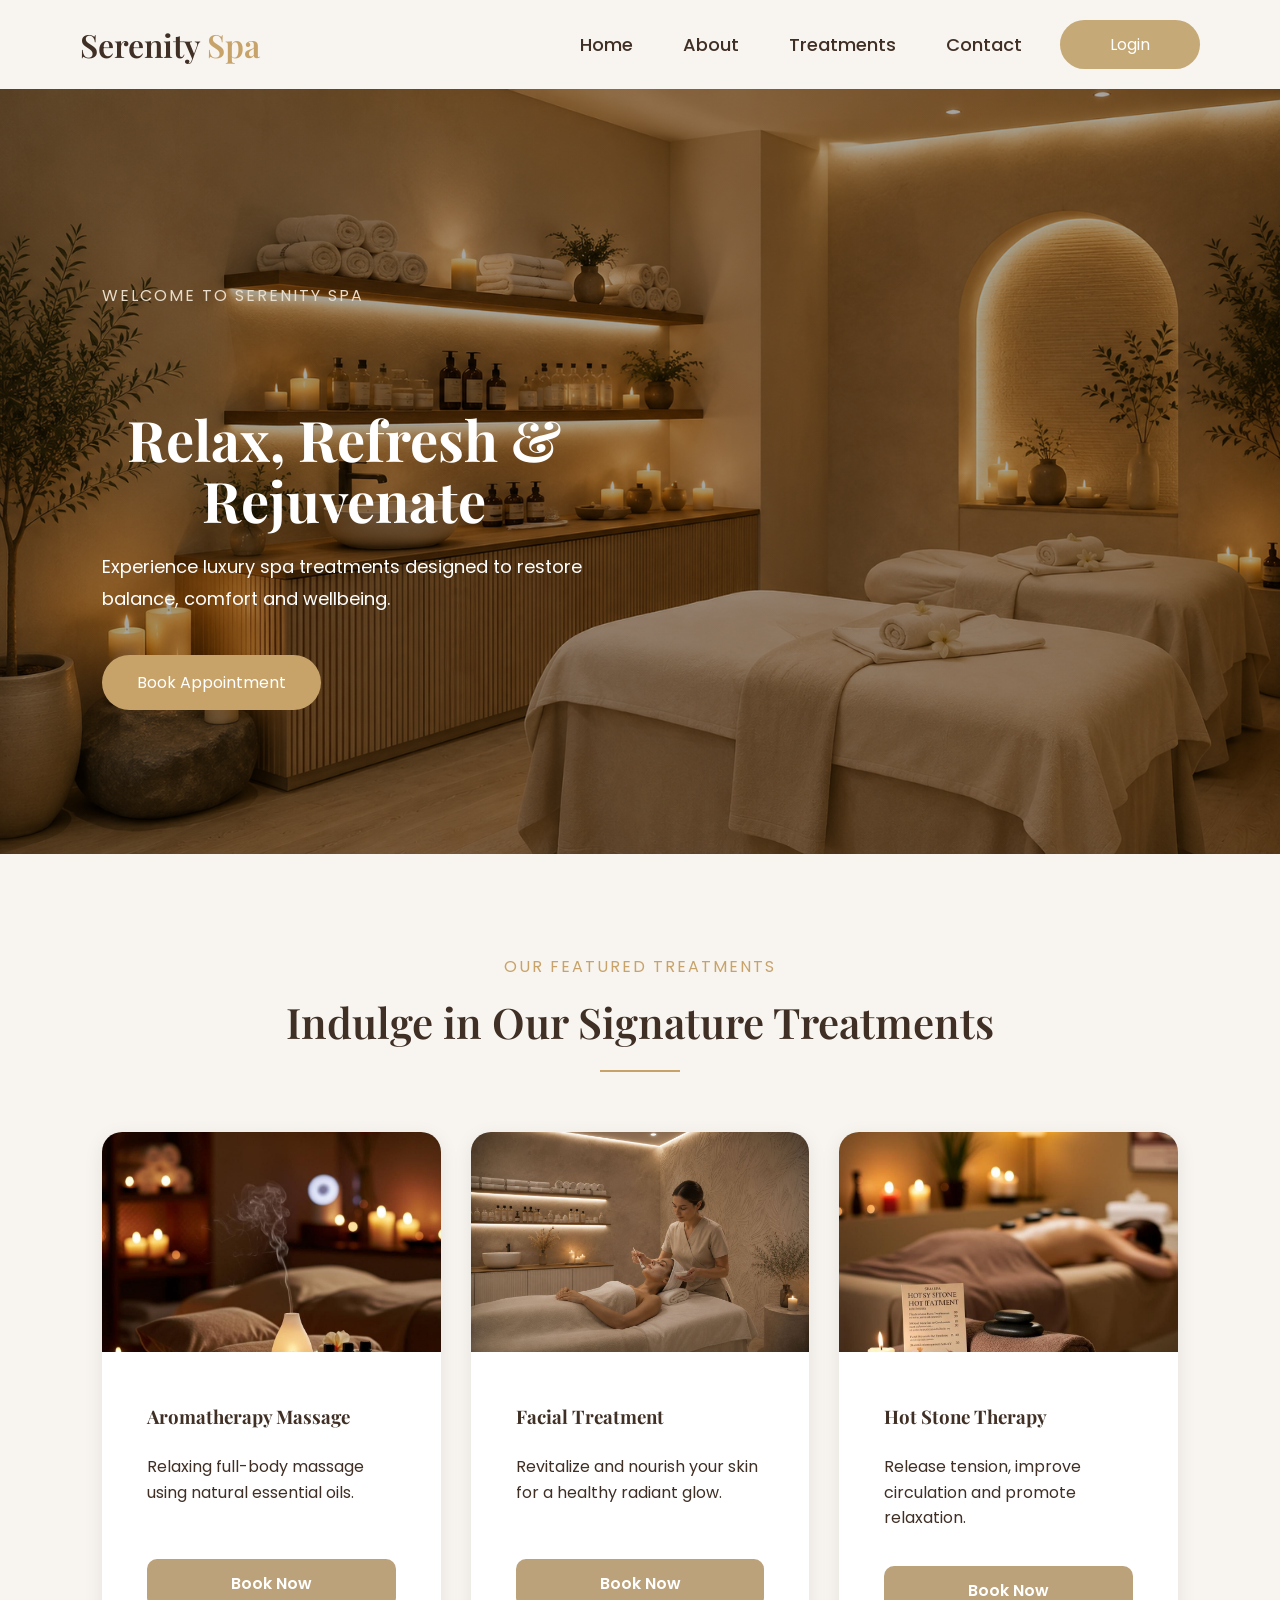
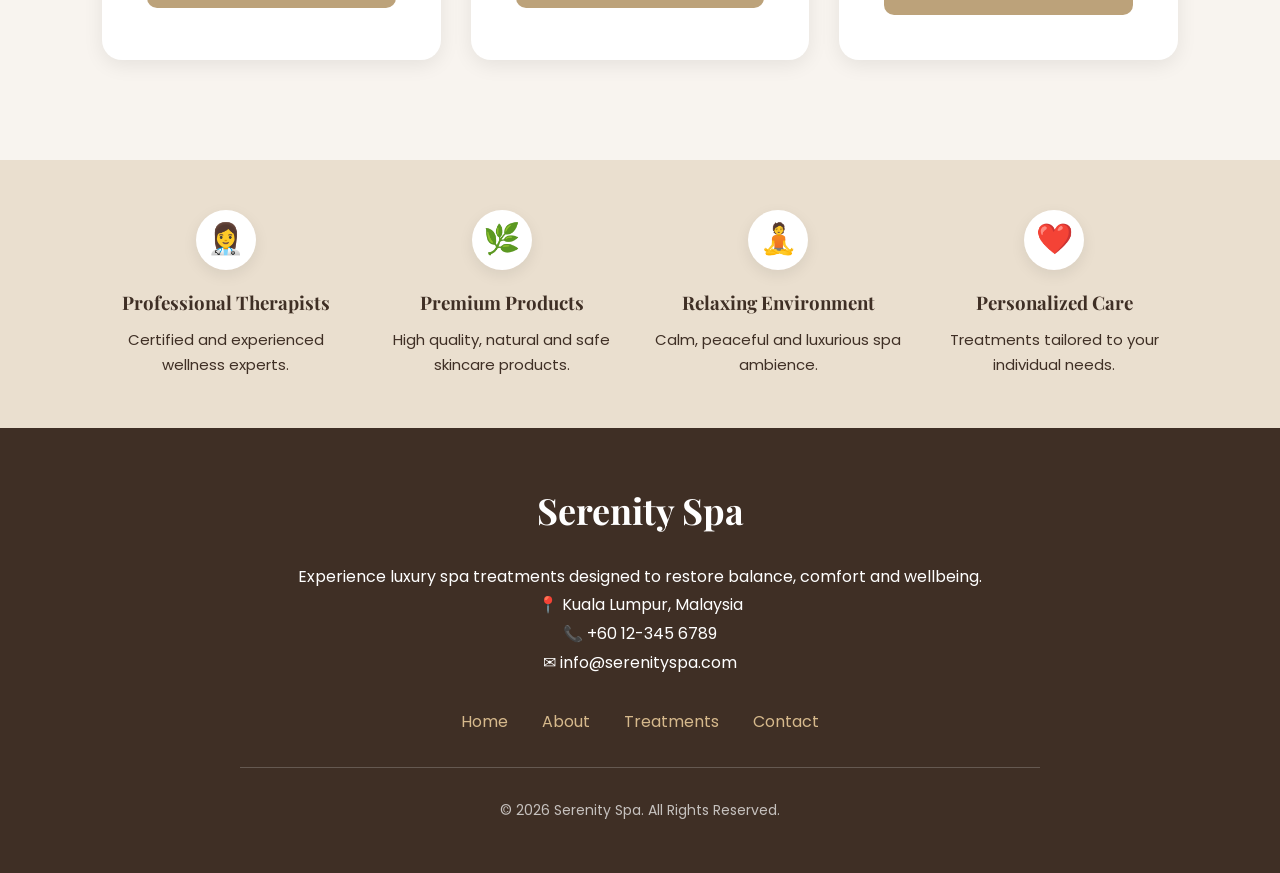
<file: index.html>
<!DOCTYPE html>
<html lang="en">
<head>
    <meta charset="UTF-8">
    <meta name="viewport" content="width=device-width, initial-scale=1.0">
    <title>Serenity Spa</title>

    <link rel="stylesheet" href="assets/css/style.css">

    <link href="https://fonts.googleapis.com/css2?family=Playfair+Display:wght@500;600;700&family=Poppins:wght@300;400;500;600&display=swap" rel="stylesheet">
</head>

<body>

    <nav class="navbar">

        <div class="logo">
            Serenity <span>Spa</span>
        </div>

		<div class="nav-links">

			<a href="#home">Home</a>
			<a href="#about">About</a>
			<a href="#treatments">Treatments</a>
			<a href="#contact">Contact</a>

		</div>

        <a href="login.php" class="login-btn">Login</a>

    </nav>
	
<section class="hero" id="home">

    <div class="hero-content">

        <p class="hero-subtitle">
            WELCOME TO SERENITY SPA
        </p>

        <h1>
            Relax, Refresh &
            <br>
            Rejuvenate
        </h1>

        <p class="hero-description">
            Experience luxury spa treatments designed to
            restore balance, comfort and wellbeing.
        </p>

        <a href="book-appointment.html" class="hero-btn">
    		Book Appointment
		</a>

    </div>

</section>

<section class="treatments" id="treatments">

    <div class="section-title">

        <p>OUR FEATURED TREATMENTS</p>

        <h2>Indulge in Our Signature Treatments</h2>
		
		<div class="section-divider"></div>

    </div>

    <div class="treatment-container">

        <div class="treatment-card">

            <img src="assets/images/aromatherapy.jpeg" alt="Massage">

            <div class="card-content">

                <h3>Aromatherapy Massage</h3>

                <p>
                    Relaxing full-body massage using natural essential oils.
                </p>

                <a href="book-appointment.html" class="book-btn">
					Book Now
				</a>

            </div>

        </div>

        <div class="treatment-card">

            <img src="assets/images/facial.jpeg" alt="Facial">

            <div class="card-content">

                <h3>Facial Treatment</h3>

                <p>
                    Revitalize and nourish your skin for a healthy radiant glow.
                </p>

                <a href="book-appointment.html" class="book-btn">
					Book Now
				</a>

            </div>

        </div>

        <div class="treatment-card">

            <img src="assets/images/hotstone.jpeg" alt="Hot Stone">

            <div class="card-content">

                <h3>Hot Stone Therapy</h3>

                <p>
                    Release tension, improve circulation and promote relaxation.
                </p>

                <a href="book-appointment.html" class="book-btn">
					Book Now
				</a>

            </div>

        </div>

    </div>

</section>

<section class="features" id="about">

    <div class="feature-box">

        <div class="feature-icon">👩‍⚕️</div>

        <h3>Professional Therapists</h3>

        <p>
            Certified and experienced wellness experts.
        </p>

    </div>

    <div class="feature-box">

        <div class="feature-icon">🌿</div>

        <h3>Premium Products</h3>

        <p>
            High quality, natural and safe skincare products.
        </p>

    </div>

    <div class="feature-box">

        <div class="feature-icon">🧘</div>

        <h3>Relaxing Environment</h3>

        <p>
            Calm, peaceful and luxurious spa ambience.
        </p>

    </div>

    <div class="feature-box">

        <div class="feature-icon">❤️</div>

        <h3>Personalized Care</h3>

        <p>
            Treatments tailored to your individual needs.
        </p>

    </div>

</section>

<footer>

    <div class="footer-content">

        <h2>Serenity Spa</h2>

        <p>
            Experience luxury spa treatments designed to restore balance,
            comfort and wellbeing.
        </p>

        <div class="footer-contact id="contact">

            <p>📍 Kuala Lumpur, Malaysia</p>

            <p>📞 +60 12-345 6789</p>

            <p>✉ info@serenityspa.com</p>

        </div>

        <div class="footer-links">

            <a href="#home">Home</a>
            <a href="#about">About</a>
            <a href="#treatments">Treatments</a>
            <a href="#contact">Contact</a>
			
        </div>

        <hr>

        <p class="copyright">
            © 2026 Serenity Spa. All Rights Reserved.
        </p>

    </div>

</footer>

</body>
</html>
</file>
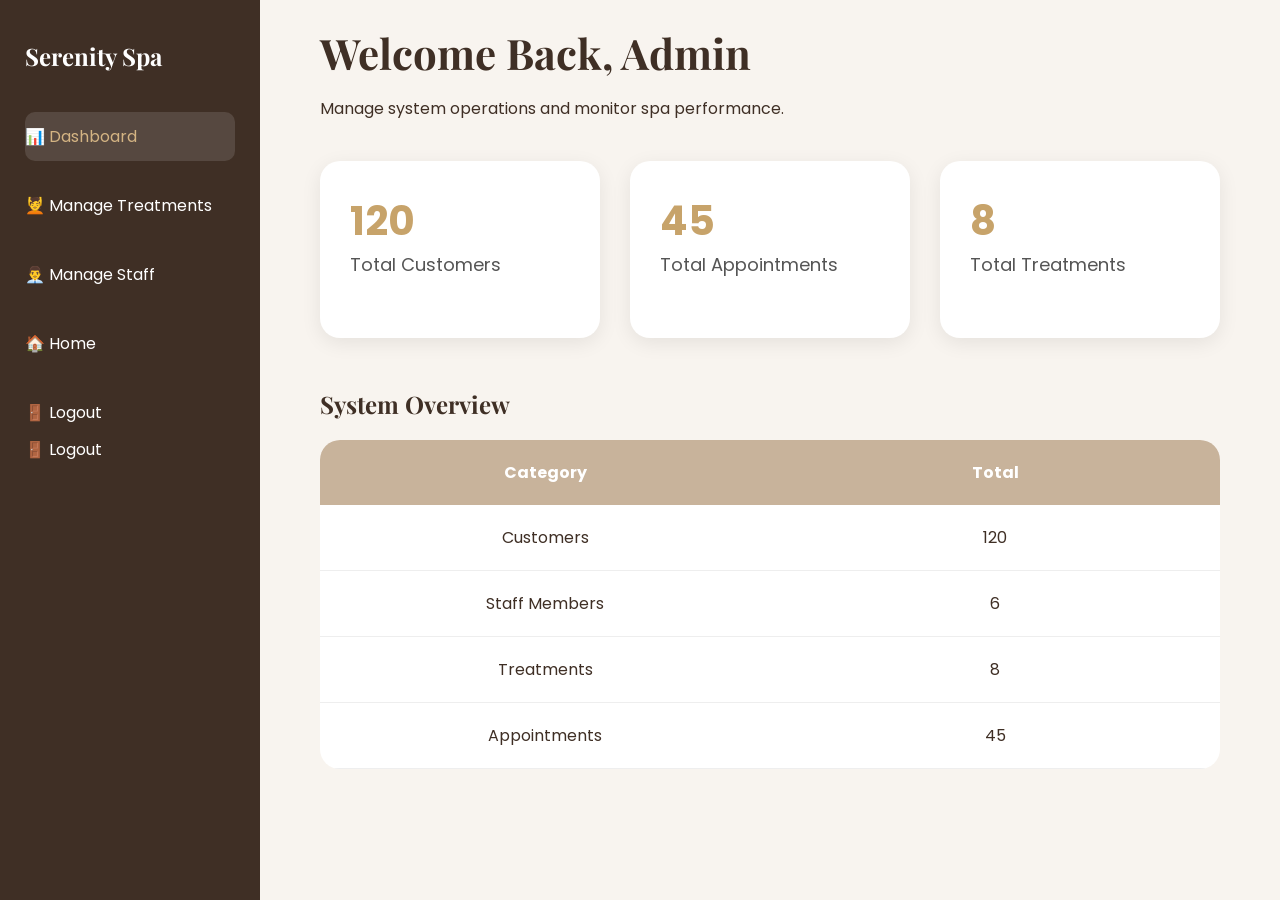
<file: admin-dashboard.html>
<!DOCTYPE html>
<html lang="en">

<head>
<meta charset="UTF-8">
<meta name="viewport" content="width=device-width, initial-scale=1.0">

<title>Admin Dashboard</title>

<link rel="stylesheet" href="assets/css/style.css">

<link href="https://fonts.googleapis.com/css2?family=Playfair+Display:wght@500;600;700&family=Poppins:wght@300;400;500;600&display=swap" rel="stylesheet">

</head>

<body>

<div class="dashboard">

<aside class="sidebar">

    <h2>Serenity Spa</h2>

    <ul>

        <li>
            <a href="admin-dashboard.html" class="active">
                📊 Dashboard
            </a>
        </li>

        <li>
            <a href="manage-treatments.html">
                💆 Manage Treatments
            </a>
        </li>

        <li>
            <a href="manage-staff.html">
                👨‍💼 Manage Staff
            </a>
        </li>

        <li>
            <a href="index.html">
                🏠 Home
            </a>
        </li>

        <li>
            <a href="logout.php">🚪 Logout</a>
                🚪 Logout
            </a>
        </li>

    </ul>

</aside>

    <main class="dashboard-content">

	<h1>Welcome Back, Admin</h1>

<p>
Manage system operations and monitor spa performance.
</p>

<div class="stats">

    <div class="stat-card">
        <h3>120</h3>
        <p>Total Customers</p>
    </div>

    <div class="stat-card">
        <h3>45</h3>
        <p>Total Appointments</p>
    </div>

    <div class="stat-card">
        <h3>8</h3>
        <p>Total Treatments</p>
    </div>

</div>

<div class="recent-bookings">

    <h2>System Overview</h2>

    <table>

        <tr>
            <th>Category</th>
            <th>Total</th>
        </tr>

        <tr>
            <td>Customers</td>
            <td>120</td>
        </tr>

        <tr>
            <td>Staff Members</td>
            <td>6</td>
        </tr>

        <tr>
            <td>Treatments</td>
            <td>8</td>
        </tr>

        <tr>
            <td>Appointments</td>
            <td>45</td>
        </tr>

    </table>

</div>

</body>
</html>
</file>
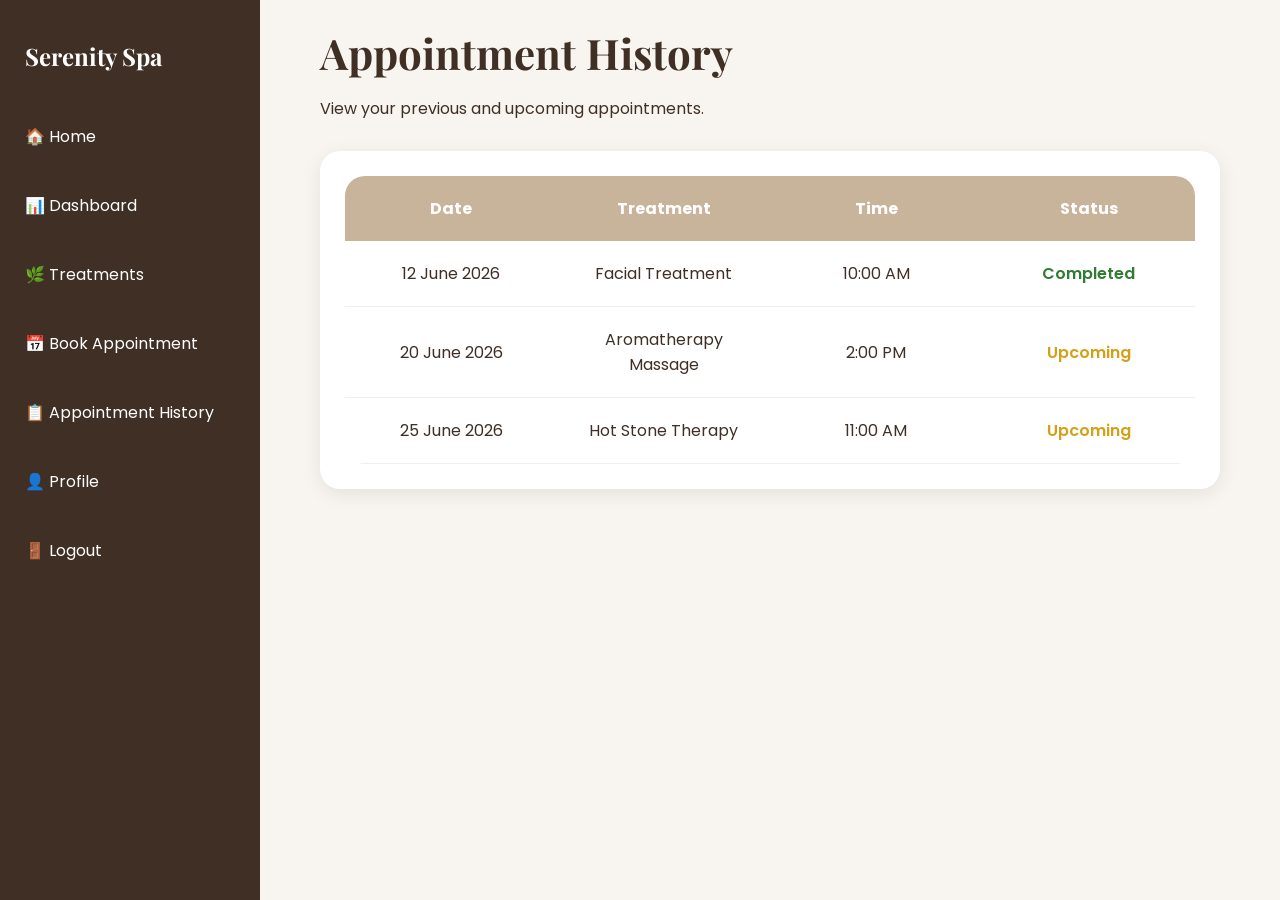
<file: appointment-history.html>
<!DOCTYPE html>
<html lang="en">

<head>

<meta charset="UTF-8">
<meta name="viewport" content="width=device-width, initial-scale=1.0">

<title>Treatments</title>

<link rel="stylesheet" href="assets/css/style.css">

<link href="https://fonts.googleapis.com/css2?family=Playfair+Display:wght@500;600;700&family=Poppins:wght@300;400;500;600&display=swap" rel="stylesheet">

</head>

<body>

<div class="dashboard">

    <aside class="sidebar">

        <h2>Serenity Spa</h2>

        <ul>

			<li><a href="index.html">🏠 Home</a></li>

            <li><a href="customer-dashboard.html">📊 Dashboard</a></li>

            <li><a href="treatments.html">🌿 Treatments</a></li>

            <li><a href="book-appointment.html">📅 Book Appointment</a></li>

            <li><a href="appointment-history.html">📋 Appointment History</a></li>

            <li><a href="profile.html">👤 Profile</a></li>

            <li><a href="login.html">🚪 Logout</a></li>

        </ul>

    </aside>

<main class="dashboard-content">

   <h1>Appointment History</h1>

	<p>
		View your previous and upcoming appointments.
	</p>

	<div class="history-card">

    <table>

        <tr>
            <th>Date</th>
            <th>Treatment</th>
            <th>Time</th>
            <th>Status</th>
        </tr>

        <tr>
            <td>12 June 2026</td>
            <td>Facial Treatment</td>
            <td>10:00 AM</td>
            <td><span class="completed">Completed</span></td>
        </tr>

        <tr>
            <td>20 June 2026</td>
            <td>Aromatherapy Massage</td>
            <td>2:00 PM</td>
            <td><span class="upcoming">Upcoming</span></td>
        </tr>

        <tr>
            <td>25 June 2026</td>
            <td>Hot Stone Therapy</td>
            <td>11:00 AM</td>
            <td><span class="upcoming">Upcoming</span></td>
        </tr>

    </table>

	</div>

</main>

</div>

</body>

</html>
</file>
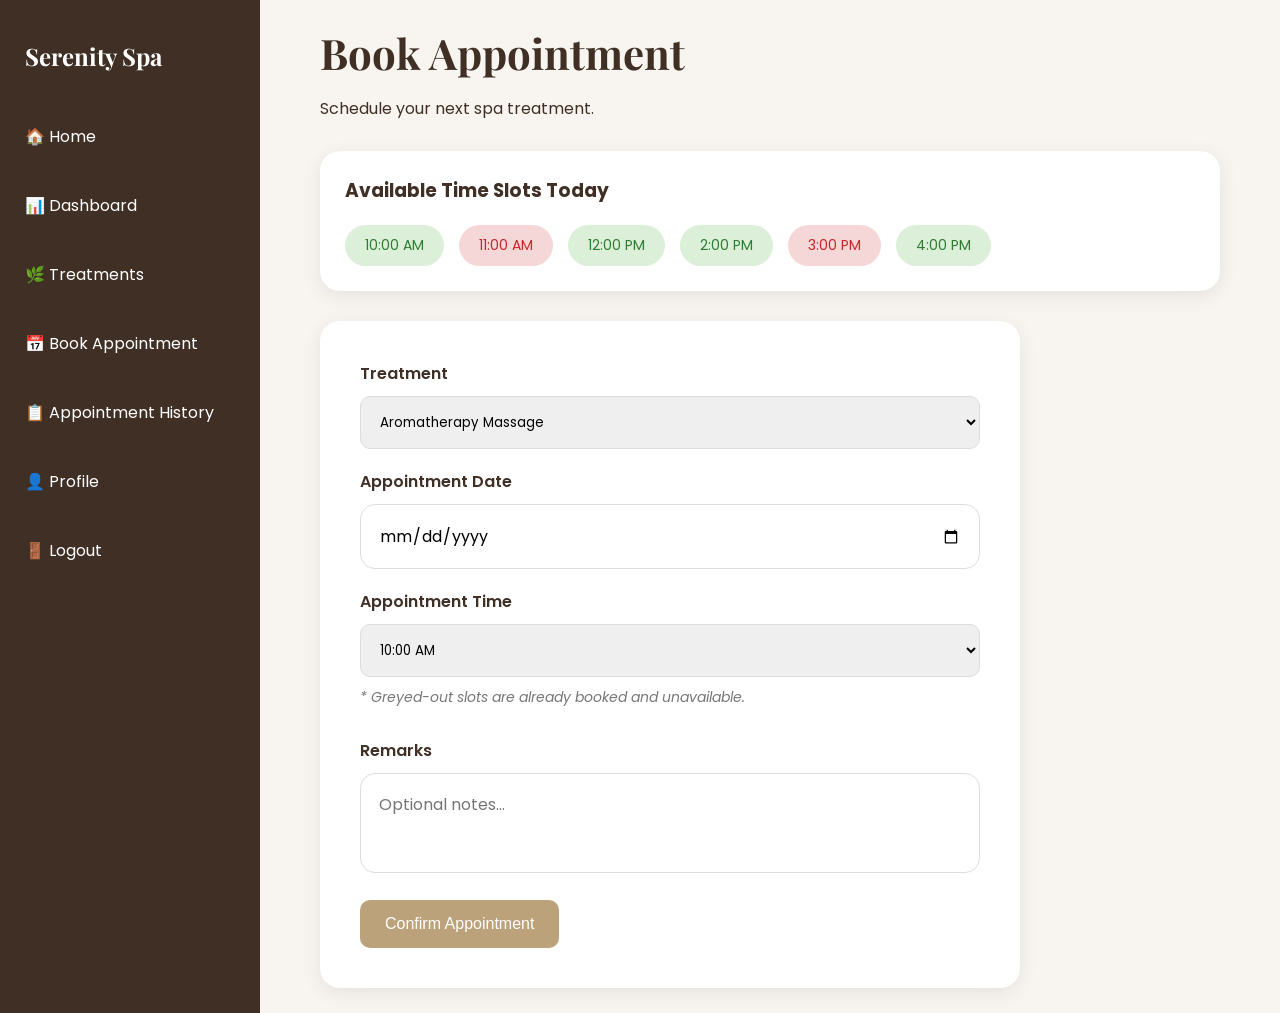
<file: book-appointment.html>
<!DOCTYPE html>
<html lang="en">

<head>

<meta charset="UTF-8">
<meta name="viewport" content="width=device-width, initial-scale=1.0">

<title>Treatments</title>

<link rel="stylesheet" href="assets/css/style.css">

<link href="https://fonts.googleapis.com/css2?family=Playfair+Display:wght@500;600;700&family=Poppins:wght@300;400;500;600&display=swap" rel="stylesheet">

</head>

<body>

<div class="dashboard">

    <aside class="sidebar">

        <h2>Serenity Spa</h2>

        <ul>
		
			<li><a href="index.html">🏠 Home</a></li>

            <li><a href="customer-dashboard.html">📊 Dashboard</a></li>

            <li><a href="treatments.html">🌿 Treatments</a></li>

            <li><a href="book-appointment.html">📅 Book Appointment</a></li>

            <li><a href="appointment-history.html">📋 Appointment History</a></li>

            <li><a href="profile.html">👤 Profile</a></li>

            <li><a href="login.html">🚪 Logout</a></li>

        </ul>

    </aside>

<main class="dashboard-content">

    <h1>Book Appointment</h1>

    <p>
        Schedule your next spa treatment.
    </p>
	
	<div class="availability-card">

    <h3>Available Time Slots Today</h3>

    <div class="slot-container">

        <span class="slot available">
            10:00 AM
        </span>

        <span class="slot booked">
            11:00 AM
        </span>

        <span class="slot available">
            12:00 PM
        </span>

        <span class="slot available">
            2:00 PM
        </span>

        <span class="slot booked">
            3:00 PM
        </span>

        <span class="slot available">
            4:00 PM
        </span>

    </div>

</div>

    <div class="booking-card">

        <form>

            <div class="form-group">

                <label>Treatment</label>

                <select>

                    <option>Aromatherapy Massage</option>

                    <option>Facial Treatment</option>

                    <option>Hot Stone Therapy</option>

                </select>

            </div>

            <div class="form-group">

                <label>Appointment Date</label>

                <input type="date">

            </div>

            <div class="form-group">

                <label>Appointment Time</label>

            <select>

				<option>10:00 AM</option>

				<option disabled>
					11:00 AM (Booked)
				</option>

				<option>12:00 PM</option>

				<option>2:00 PM</option>

				<option disabled>
					3:00 PM (Booked)
				</option>

				<option>4:00 PM</option>

			</select>
			
			<p class="availability-note">
				* Greyed-out slots are already booked and unavailable.
			</p>

            </div>

            <div class="form-group">

                <label>Remarks</label>

                <textarea placeholder="Optional notes..."></textarea>

            </div>

            <button type="submit" class="book-btn">
                Confirm Appointment
            </button>

        </form>

    </div>

</main>

</div>

</body>

</html>
</file>
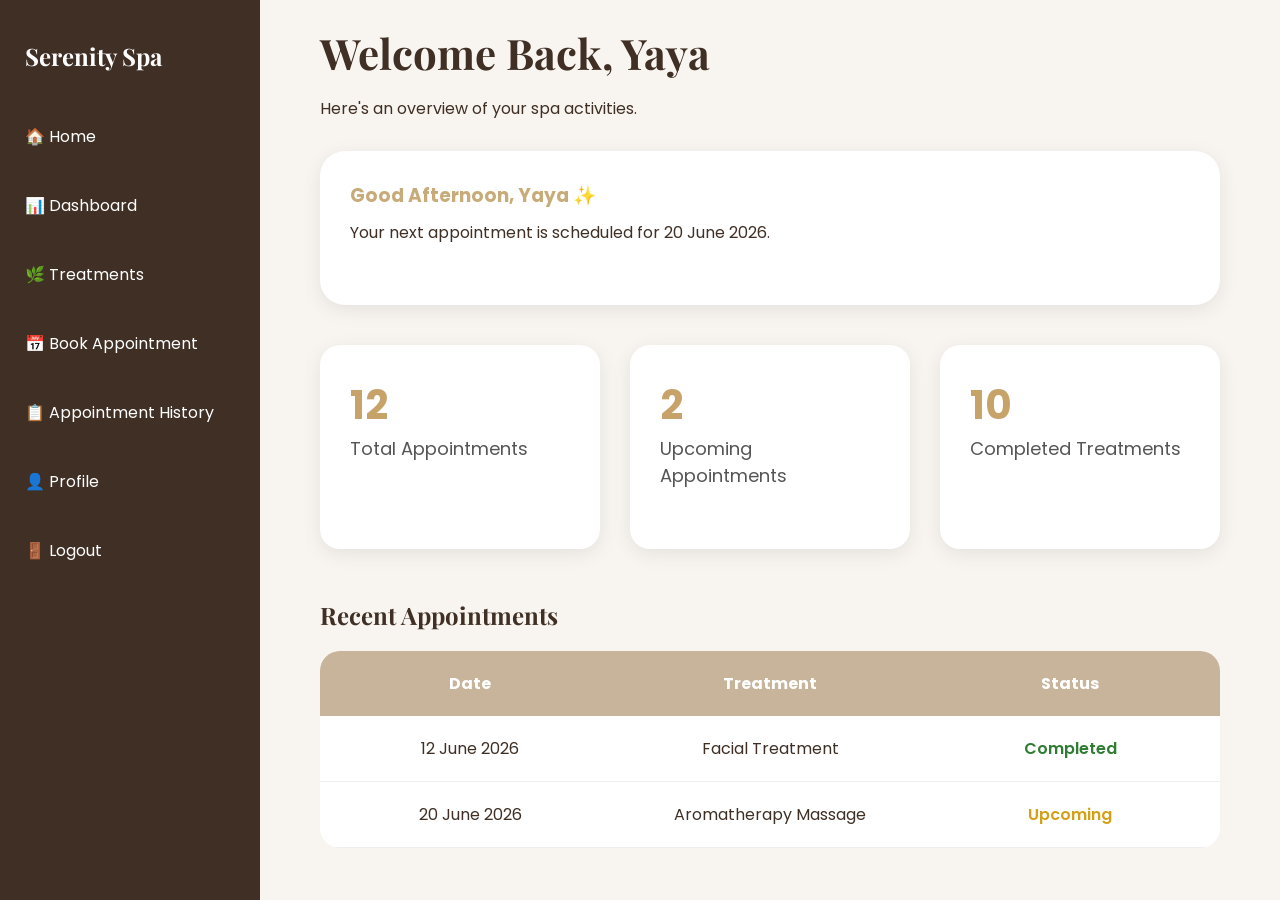
<file: customer-dashboard.html>
<!DOCTYPE html>
<html lang="en">

<head>
<meta charset="UTF-8">
<meta name="viewport" content="width=device-width, initial-scale=1.0">

<title>Customer Dashboard</title>

<link rel="stylesheet" href="assets/css/style.css">

<link href="https://fonts.googleapis.com/css2?family=Playfair+Display:wght@500;600;700&family=Poppins:wght@300;400;500;600&display=swap" rel="stylesheet">

</head>

<body>

<div class="dashboard">

    <aside class="sidebar">

    <h2>Serenity Spa</h2>

    <ul>
	
		<li>
			<a href="index.html">🏠 Home</a>
		</li>

        <li>
            <a href="customer-dashboard.html">📊 Dashboard</a>
        </li>

        <li>
            <a href="treatments.html">🌿 Treatments</a>
        </li>

        <li>
            <a href="book-appointment.html">📅 Book Appointment</a>
        </li>

        <li>
            <a href="appointment-history.html">📋 Appointment History</a>
        </li>

        <li>
            <a href="profile.html">👤 Profile</a>
        </li>

        <li>
            <a href="logout.php">🚪 Logout</a>
        </li>

    </ul>

</aside>

    <main class="dashboard-content">

        <h1>Welcome Back, Yaya</h1>

        <p>
            Here's an overview of your spa activities.
        </p>
		
	<div class="welcome-card">

		<h3>Good Afternoon, Yaya ✨</h3>

		<p>
			Your next appointment is scheduled for
			20 June 2026.
		</p>

	</div>

        <div class="stats">

            <div class="stat-card">
                <h3>12</h3>
                <p>Total Appointments</p>
            </div>

            <div class="stat-card">
                <h3>2</h3>
                <p>Upcoming Appointments</p>
            </div>

            <div class="stat-card">
                <h3>10</h3>
                <p>Completed Treatments</p>
            </div>

        </div>

        <div class="recent-bookings">

            <h2>Recent Appointments</h2>

            <table>

                <tr>
                    <th>Date</th>
                    <th>Treatment</th>
                    <th>Status</th>
                </tr>

                <tr>
                    <td>12 June 2026</td>
                    <td>Facial Treatment</td>
					<td><span class="completed">Completed</span></td>
                </tr>

                <tr>
                    <td>20 June 2026</td>
                    <td>Aromatherapy Massage</td>
                    <td><span class="upcoming">Upcoming</span></td>
                </tr>

            </table>

        </div>

    </main>

</div>

</body>
</html>
</file>
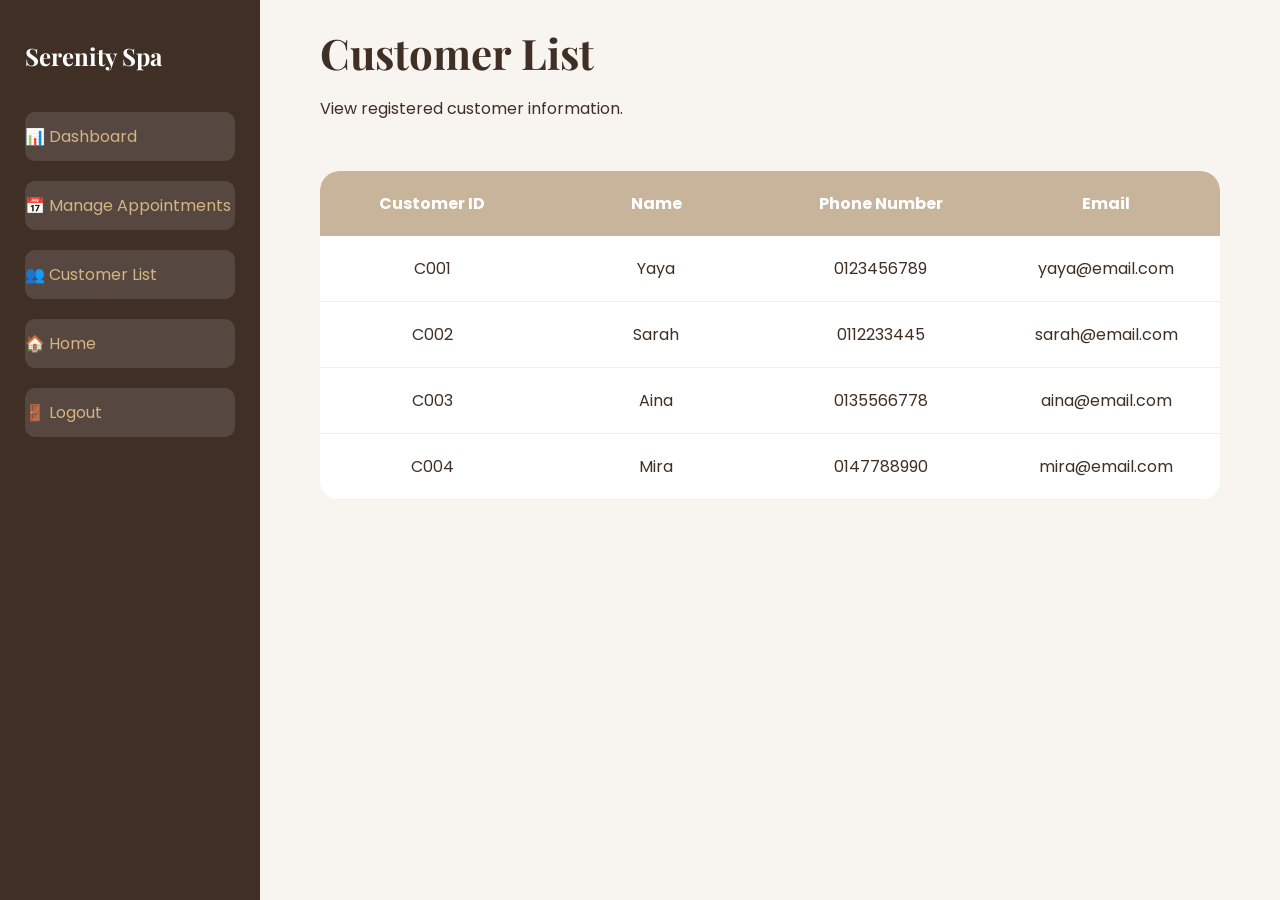
<file: customer-list.html>
<!DOCTYPE html>
<html lang="en">

<head>
<meta charset="UTF-8">
<meta name="viewport" content="width=device-width, initial-scale=1.0">

<title>Staff Dashboard</title>

<link rel="stylesheet" href="assets/css/style.css">

<link href="https://fonts.googleapis.com/css2?family=Playfair+Display:wght@500;600;700&family=Poppins:wght@300;400;500;600&display=swap" rel="stylesheet">

</head>

<body>

<div class="dashboard">

<aside class="sidebar">

    <h2>Serenity Spa</h2>

    <ul>

        <li><a href="staff-dashboard.html" class="active">📊 Dashboard</a></li>

        <li><a href="manage-appointments.html" class="active">📅 Manage Appointments</a></li>

        <li><a href="customer-list.html" class="active">👥 Customer List</a></li>

        <li><a href="index.html" class="active">🏠 Home</a></li>

        <li><a href="login.html" class="active">🚪 Logout</a></li>

    </ul>

</aside>

    <main class="dashboard-content">

<h1>Customer List</h1>

<p>
View registered customer information.
</p>

<div class="recent-bookings">

    <table>

        <tr>
            <th>Customer ID</th>
            <th>Name</th>
            <th>Phone Number</th>
            <th>Email</th>
        </tr>

        <tr>
            <td>C001</td>
            <td>Yaya</td>
            <td>0123456789</td>
            <td>yaya@email.com</td>
        </tr>

        <tr>
            <td>C002</td>
            <td>Sarah</td>
            <td>0112233445</td>
            <td>sarah@email.com</td>
        </tr>

        <tr>
            <td>C003</td>
            <td>Aina</td>
            <td>0135566778</td>
            <td>aina@email.com</td>
        </tr>

        <tr>
            <td>C004</td>
            <td>Mira</td>
            <td>0147788990</td>
            <td>mira@email.com</td>
        </tr>

    </table>

</div>

</body>
</html>
</file>
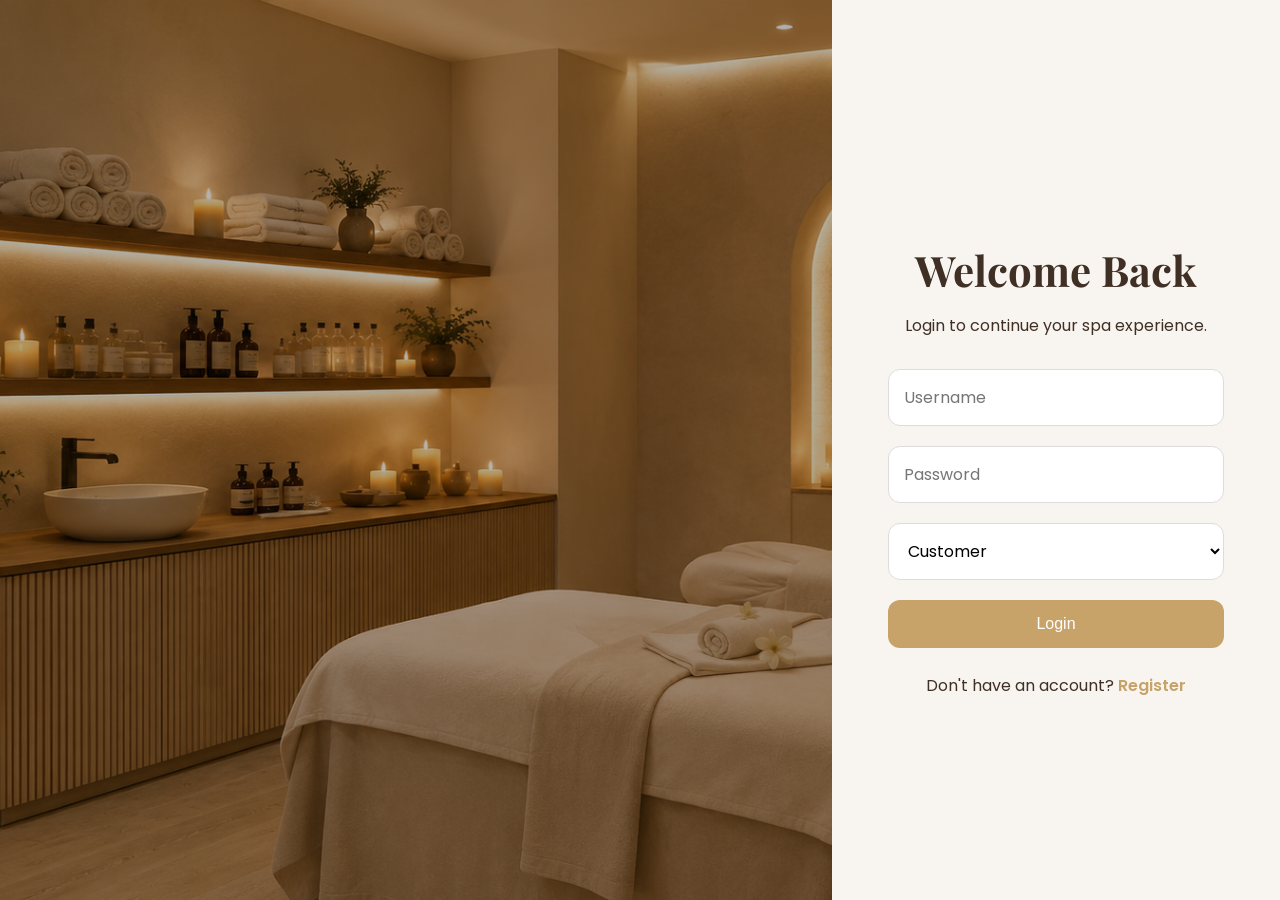
<file: login.html>
<!DOCTYPE html>
<html lang="en">
<head>
    <meta charset="UTF-8">
    <meta name="viewport" content="width=device-width, initial-scale=1.0">
    <title>Login | Serenity Spa</title>

    <link rel="stylesheet" href="assets/css/style.css">

    <link href="https://fonts.googleapis.com/css2?family=Playfair+Display:wght@500;600;700&family=Poppins:wght@300;400;500;600&display=swap" rel="stylesheet">
</head>

<body>

<section class="login-page">

    <div class="login-image">
	
    </div>

    <div class="login-form-container">

        <div class="login-box">

            <h1>Welcome Back</h1>

            <p>
                Login to continue your spa experience.
            </p>
			
           <form action="login.php" method="POST">

				<input type="text"
					   name="username"
					   placeholder="Username">

				<input type="password"
					   name="password"
					   placeholder="Password">

				<select name="role">

					<option>Customer</option>
					<option>Staff</option>
					<option>Admin</option>

				</select>

				<button type="submit" name="login">
					Login
				</button>

			</form>

            <div class="register-link">
                Don't have an account?
                <a href="register.html">Register</a>
            </div>

        </div>

    </div>

</section>

</body>
</html>
</file>
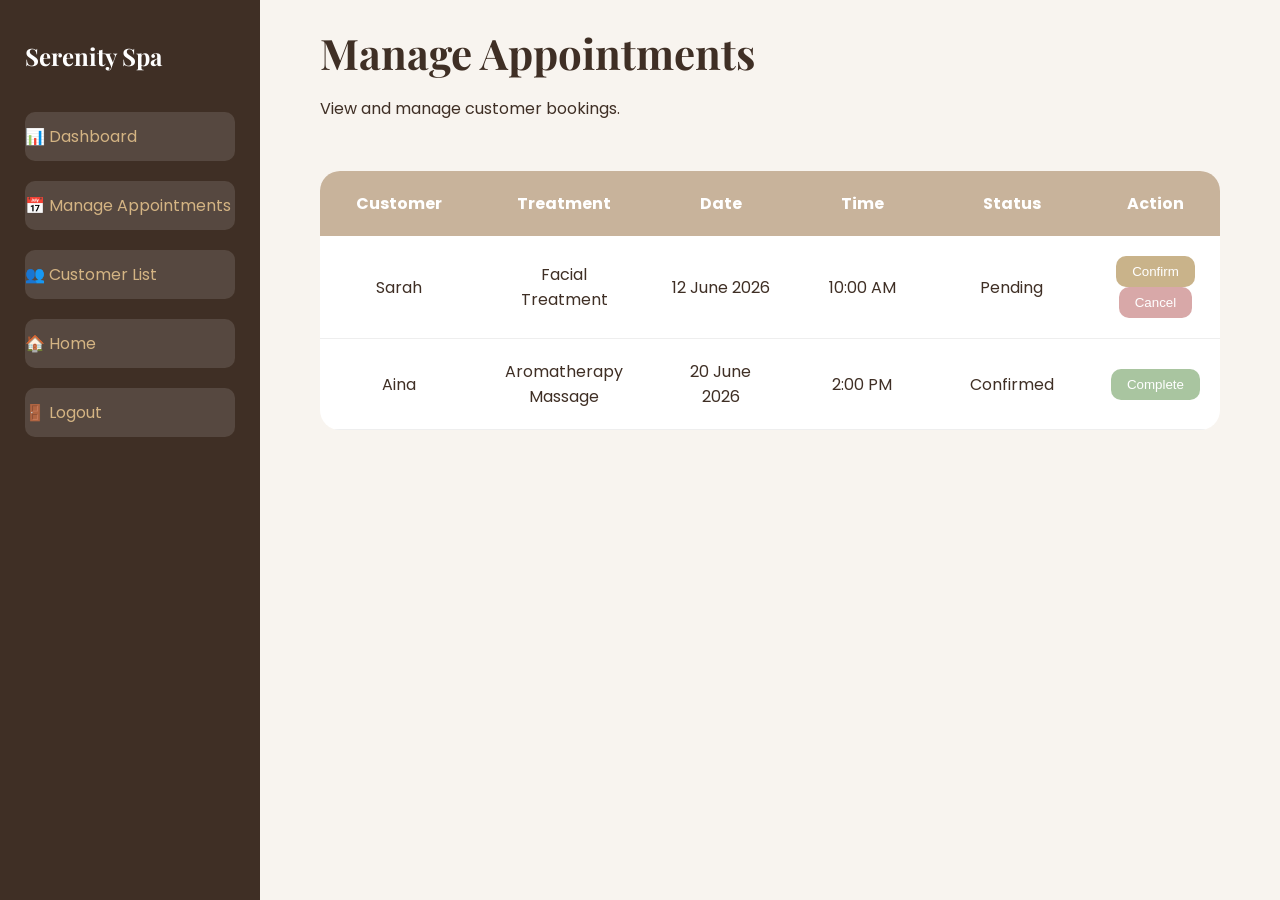
<file: manage-appointments.html>
<!DOCTYPE html>
<html lang="en">

<head>
<meta charset="UTF-8">
<meta name="viewport" content="width=device-width, initial-scale=1.0">

<title>Staff Dashboard</title>

<link rel="stylesheet" href="assets/css/style.css">

<link href="https://fonts.googleapis.com/css2?family=Playfair+Display:wght@500;600;700&family=Poppins:wght@300;400;500;600&display=swap" rel="stylesheet">

</head>

<body>

<div class="dashboard">

<aside class="sidebar">

    <h2>Serenity Spa</h2>

    <ul>

        <li><a href="staff-dashboard.html" class="active">📊 Dashboard</a></li>

        <li><a href="manage-appointments.html" class="active">📅 Manage Appointments</a></li>

        <li><a href="customer-list.html" class="active">👥 Customer List</a></li>

        <li><a href="index.html" class="active">🏠 Home</a></li>

        <li><a href="login.html" class="active">🚪 Logout</a></li>

    </ul>

</aside>

    <main class="dashboard-content">

	<h1>Manage Appointments</h1>

<p>
View and manage customer bookings.
</p>

<div class="recent-bookings">

    <table>

        <tr>
            <th>Customer</th>
            <th>Treatment</th>
            <th>Date</th>
            <th>Time</th>
            <th>Status</th>
            <th>Action</th>
        </tr>

        <tr>
            <td>Sarah</td>
            <td>Facial Treatment</td>
            <td>12 June 2026</td>
            <td>10:00 AM</td>
            <td>Pending</td>

            <td>
                <button class="confirm-btn">
                    Confirm
                </button>

                <button class="cancel-btn">
                    Cancel
                </button>
            </td>
        </tr>

        <tr>
            <td>Aina</td>
            <td>Aromatherapy Massage</td>
            <td>20 June 2026</td>
            <td>2:00 PM</td>
            <td>Confirmed</td>

            <td>
                <button class="complete-btn">
                    Complete
                </button>
            </td>
        </tr>

    </table>

</div>

</body>
</html>
</file>
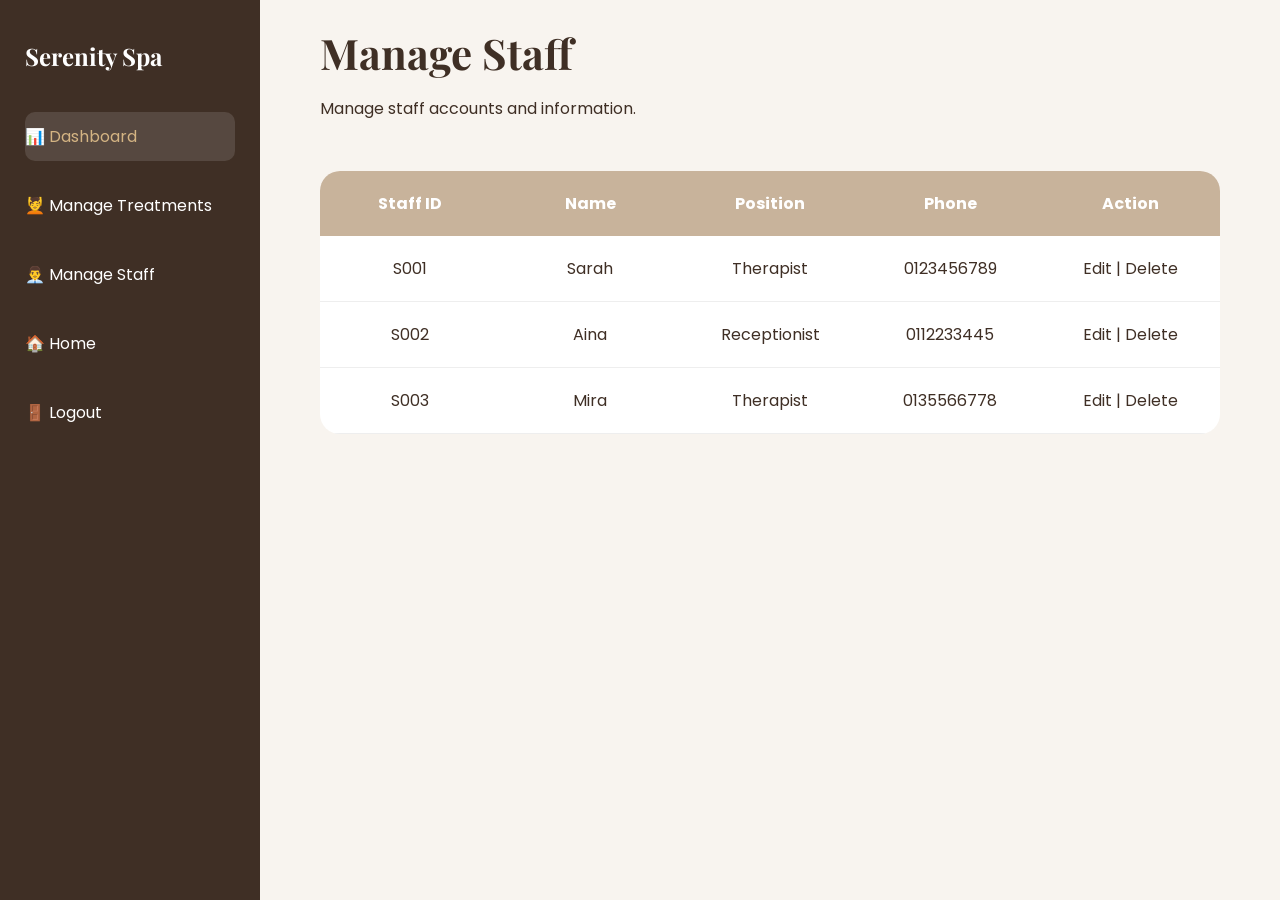
<file: manage-staff.html>
<!DOCTYPE html>
<html lang="en">

<head>
<meta charset="UTF-8">
<meta name="viewport" content="width=device-width, initial-scale=1.0">

<title>Admin Dashboard</title>

<link rel="stylesheet" href="assets/css/style.css">

<link href="https://fonts.googleapis.com/css2?family=Playfair+Display:wght@500;600;700&family=Poppins:wght@300;400;500;600&display=swap" rel="stylesheet">

</head>

<body>

<div class="dashboard">

<aside class="sidebar">

    <h2>Serenity Spa</h2>

    <ul>

        <li>
            <a href="admin-dashboard.html" class="active">
                📊 Dashboard
            </a>
        </li>

        <li>
            <a href="manage-treatments.html">
                💆 Manage Treatments
            </a>
        </li>

        <li>
            <a href="manage-staff.html">
                👨‍💼 Manage Staff
            </a>
        </li>

        <li>
            <a href="index.html">
                🏠 Home
            </a>
        </li>

        <li>
            <a href="login.html">
                🚪 Logout
            </a>
        </li>

    </ul>

</aside>

    <main class="dashboard-content">

<h1>Manage Staff</h1>

<p>
Manage staff accounts and information.
</p>

<div class="recent-bookings">

    <table>

        <tr>
            <th>Staff ID</th>
            <th>Name</th>
            <th>Position</th>
            <th>Phone</th>
            <th>Action</th>
        </tr>

        <tr>
            <td>S001</td>
            <td>Sarah</td>
            <td>Therapist</td>
            <td>0123456789</td>
            <td>Edit | Delete</td>
        </tr>

        <tr>
            <td>S002</td>
            <td>Aina</td>
            <td>Receptionist</td>
            <td>0112233445</td>
            <td>Edit | Delete</td>
        </tr>

        <tr>
            <td>S003</td>
            <td>Mira</td>
            <td>Therapist</td>
            <td>0135566778</td>
            <td>Edit | Delete</td>
        </tr>

    </table>

</div>

</body>
</html>
</file>
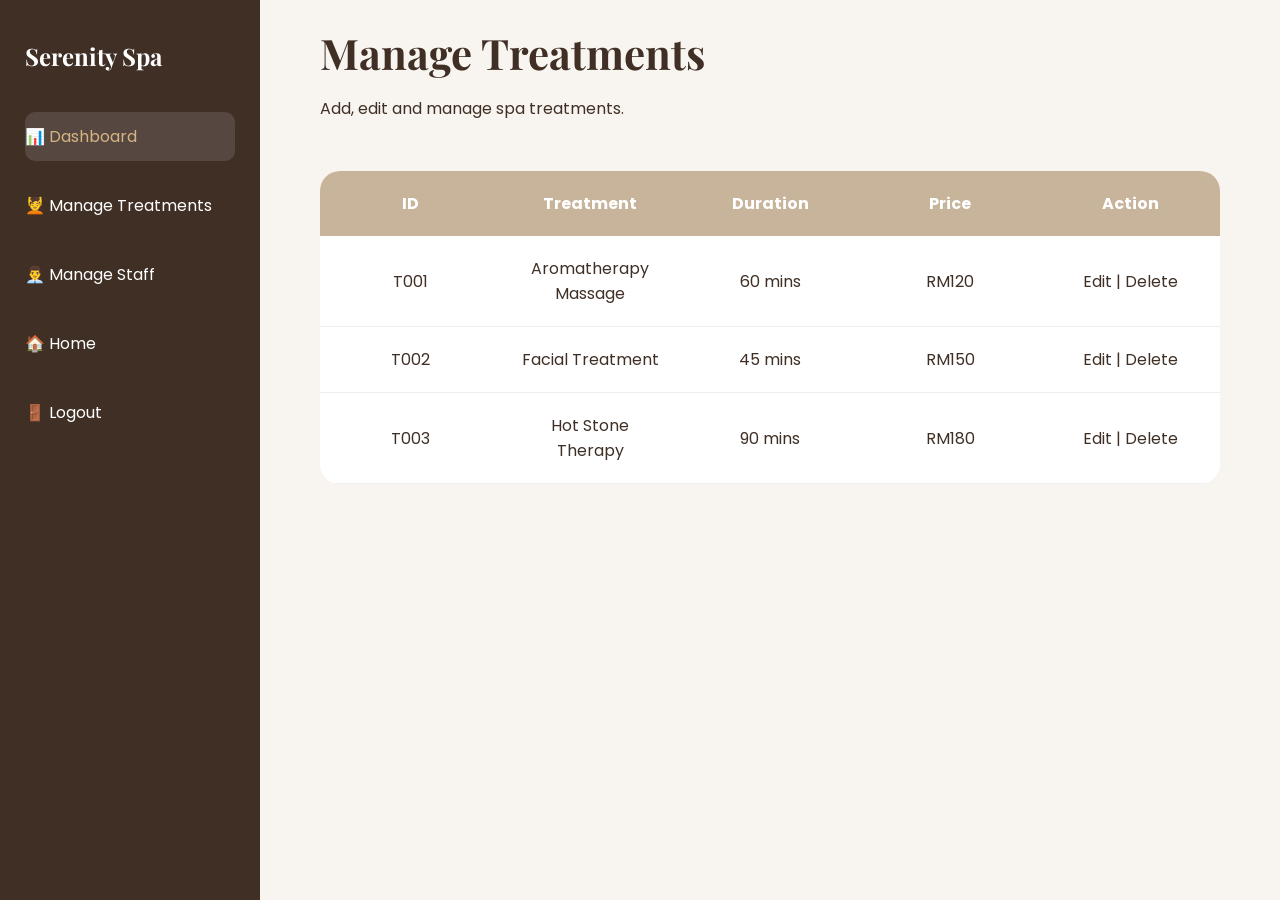
<file: manage-treatments.html>
<!DOCTYPE html>
<html lang="en">

<head>
<meta charset="UTF-8">
<meta name="viewport" content="width=device-width, initial-scale=1.0">

<title>Admin Dashboard</title>

<link rel="stylesheet" href="assets/css/style.css">

<link href="https://fonts.googleapis.com/css2?family=Playfair+Display:wght@500;600;700&family=Poppins:wght@300;400;500;600&display=swap" rel="stylesheet">

</head>

<body>

<div class="dashboard">

<aside class="sidebar">

    <h2>Serenity Spa</h2>

    <ul>

        <li>
            <a href="admin-dashboard.html" class="active">
                📊 Dashboard
            </a>
        </li>

        <li>
            <a href="manage-treatments.html">
                💆 Manage Treatments
            </a>
        </li>

        <li>
            <a href="manage-staff.html">
                👨‍💼 Manage Staff
            </a>
        </li>

        <li>
            <a href="index.html">
                🏠 Home
            </a>
        </li>

        <li>
            <a href="login.html">
                🚪 Logout
            </a>
        </li>

    </ul>

</aside>

    <main class="dashboard-content">

	<h1>Manage Treatments</h1>

<p>
Add, edit and manage spa treatments.
</p>

<div class="recent-bookings">

    <table>

        <tr>
            <th>ID</th>
            <th>Treatment</th>
            <th>Duration</th>
            <th>Price</th>
            <th>Action</th>
        </tr>

        <tr>
            <td>T001</td>
            <td>Aromatherapy Massage</td>
            <td>60 mins</td>
            <td>RM120</td>
            <td>Edit | Delete</td>
        </tr>

        <tr>
            <td>T002</td>
            <td>Facial Treatment</td>
            <td>45 mins</td>
            <td>RM150</td>
            <td>Edit | Delete</td>
        </tr>

        <tr>
            <td>T003</td>
            <td>Hot Stone Therapy</td>
            <td>90 mins</td>
            <td>RM180</td>
            <td>Edit | Delete</td>
        </tr>

    </table>

</div>

</body>
</html>
</file>
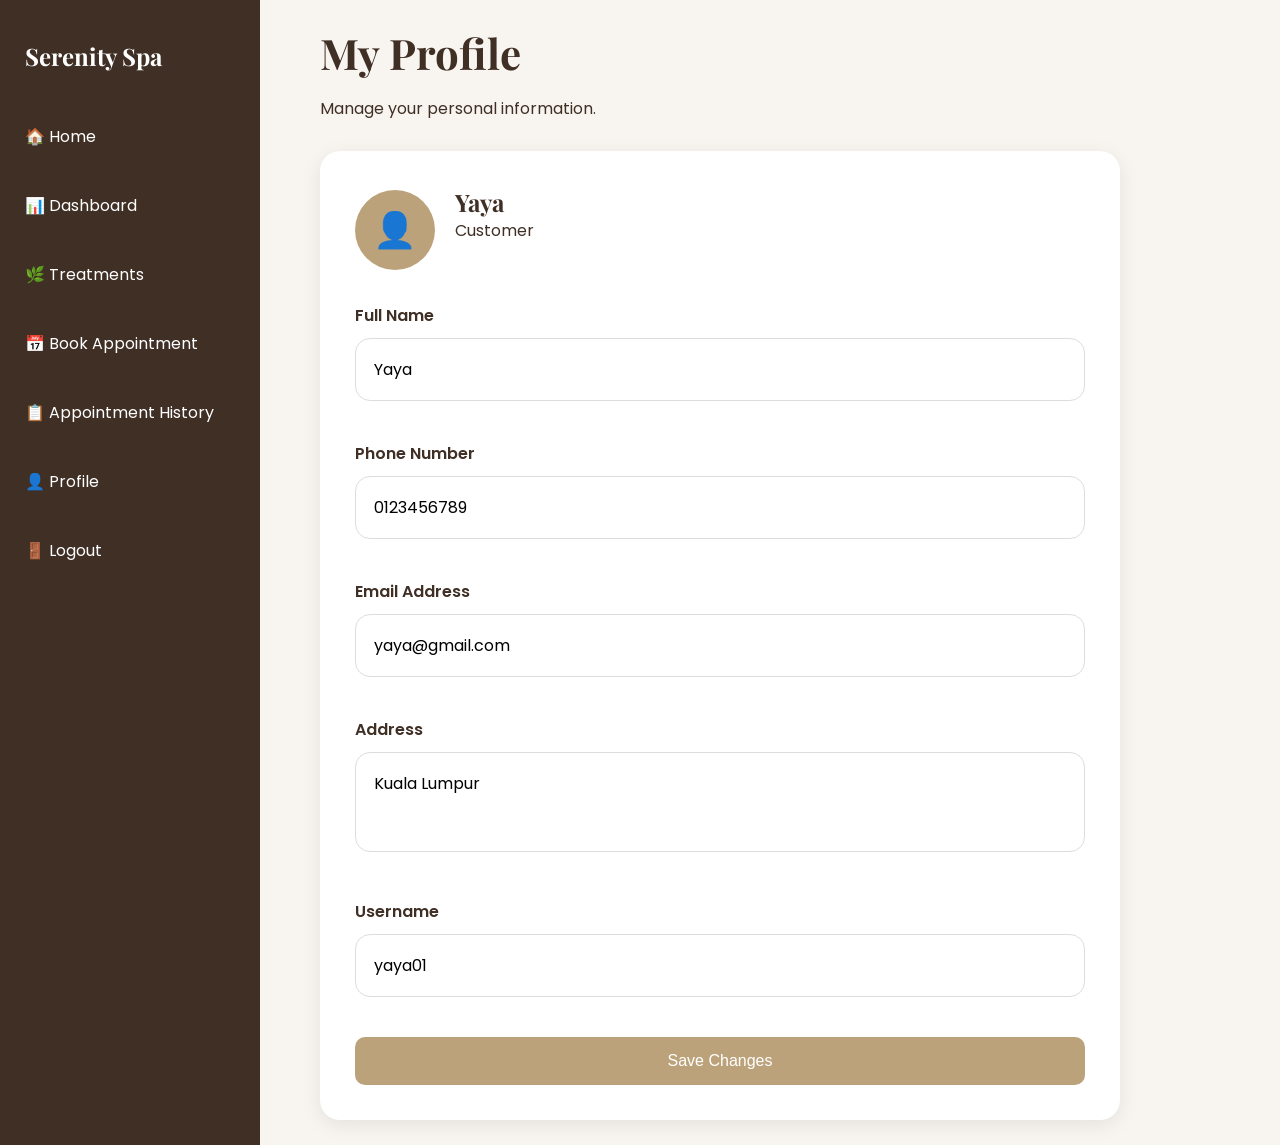
<file: profile.html>
<!DOCTYPE html>
<html lang="en">

<head>

<meta charset="UTF-8">
<meta name="viewport" content="width=device-width, initial-scale=1.0">

<title>Treatments</title>

<link rel="stylesheet" href="assets/css/style.css">

<link href="https://fonts.googleapis.com/css2?family=Playfair+Display:wght@500;600;700&family=Poppins:wght@300;400;500;600&display=swap" rel="stylesheet">

</head>

<body>

<div class="dashboard">

    <aside class="sidebar">

        <h2>Serenity Spa</h2>

        <ul>
		
			<li><a href="index.html">🏠 Home</a></li>

            <li><a href="customer-dashboard.html">📊 Dashboard</a></li>

            <li><a href="treatments.html">🌿 Treatments</a></li>

            <li><a href="book-appointment.html">📅 Book Appointment</a></li>

            <li><a href="appointment-history.html">📋 Appointment History</a></li>

            <li><a href="profile.html">👤 Profile</a></li>

            <li><a href="login.html">🚪 Logout</a></li>

        </ul>

    </aside>

<main class="dashboard-content">

<h1>My Profile</h1>

<p>
Manage your personal information.
</p>

<div class="profile-card">

    <div class="profile-header">

        <div class="profile-avatar">
            👤
        </div>

        <div>
            <h2>Yaya</h2>
            <p>Customer</p>
        </div>

    </div>

    <form class="profile-form">

        <div class="form-group">

            <label>Full Name</label>

            <input type="text" value="Yaya">

        </div>

        <div class="form-group">

            <label>Phone Number</label>

            <input type="text" value="0123456789">

        </div>

        <div class="form-group">

            <label>Email Address</label>

            <input type="email" value="yaya@gmail.com">

        </div>

        <div class="form-group">

            <label>Address</label>

            <textarea>Kuala Lumpur</textarea>

        </div>

        <div class="form-group">

            <label>Username</label>

            <input type="text" value="yaya01">

        </div>

        <button type="submit" class="save-btn">
            Save Changes
        </button>

    </form>

</div>

</main>

</div>

</body>

</html>
</file>
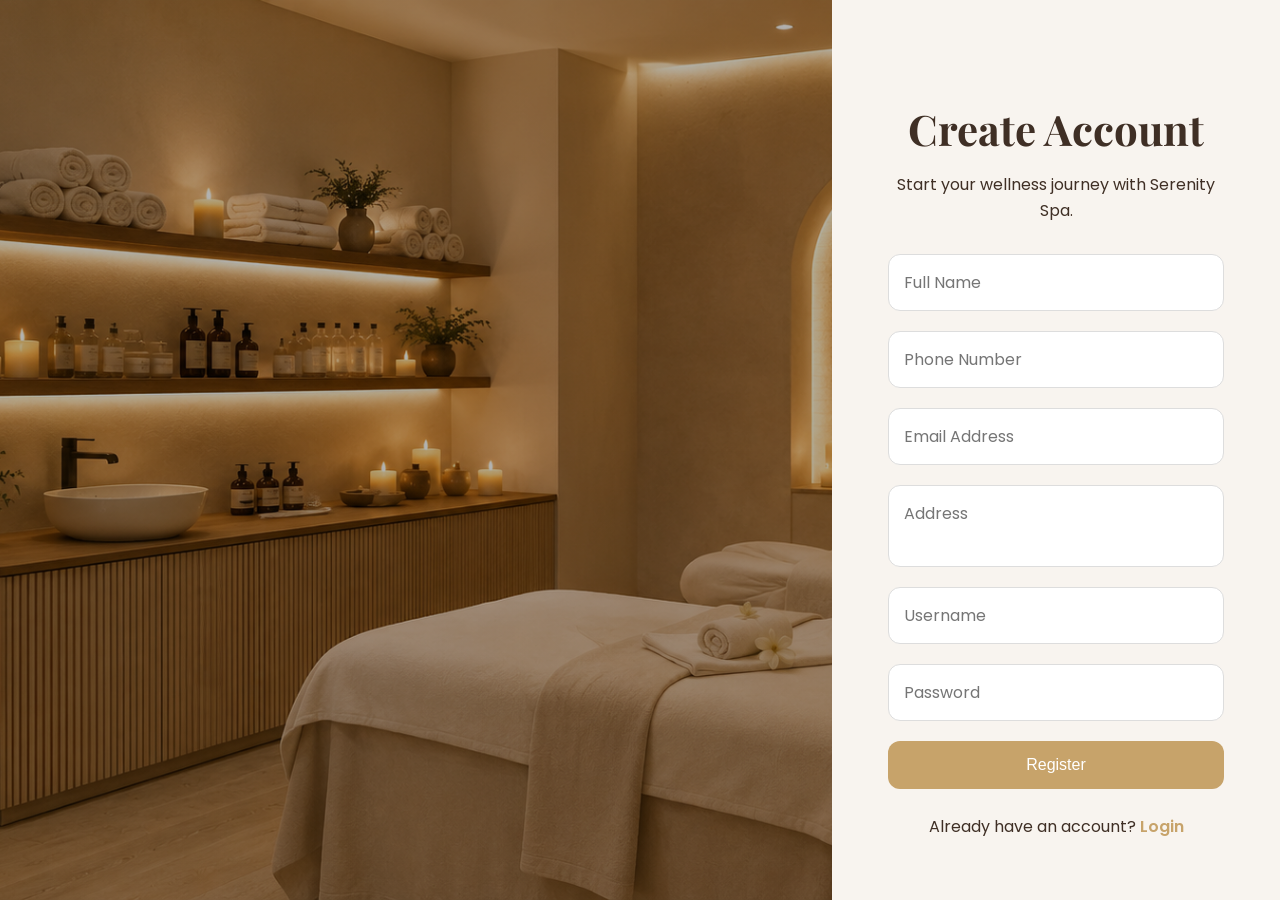
<file: register.html>
<!DOCTYPE html>
<html lang="en">
<head>
    <meta charset="UTF-8">
    <meta name="viewport" content="width=device-width, initial-scale=1.0">
    <title>Login | Serenity Spa</title>

    <link rel="stylesheet" href="assets/css/style.css">

    <link href="https://fonts.googleapis.com/css2?family=Playfair+Display:wght@500;600;700&family=Poppins:wght@300;400;500;600&display=swap" rel="stylesheet">
</head>

<body>

<section class="login-page">

    <div class="login-image">

    </div>

    <div class="login-form-container">

        <div class="login-box">

            <h1>Create Account</h1>

			<p>
				Start your wellness journey with Serenity Spa.
			</p>
			
           <form>

				<input type="text" placeholder="Full Name">

				<input type="text" placeholder="Phone Number">

				<input type="email" placeholder="Email Address">

				<textarea placeholder="Address"></textarea>

				<input type="text" placeholder="Username">

				<input type="password" placeholder="Password">

			<button type="submit">
				Register
			</button>

			</form>

            <div class="register-link">
                Already have an account?
				<a href="login.html">Login</a>
            </div>

        </div>

    </div>

</section>

</body>
</html>
</file>
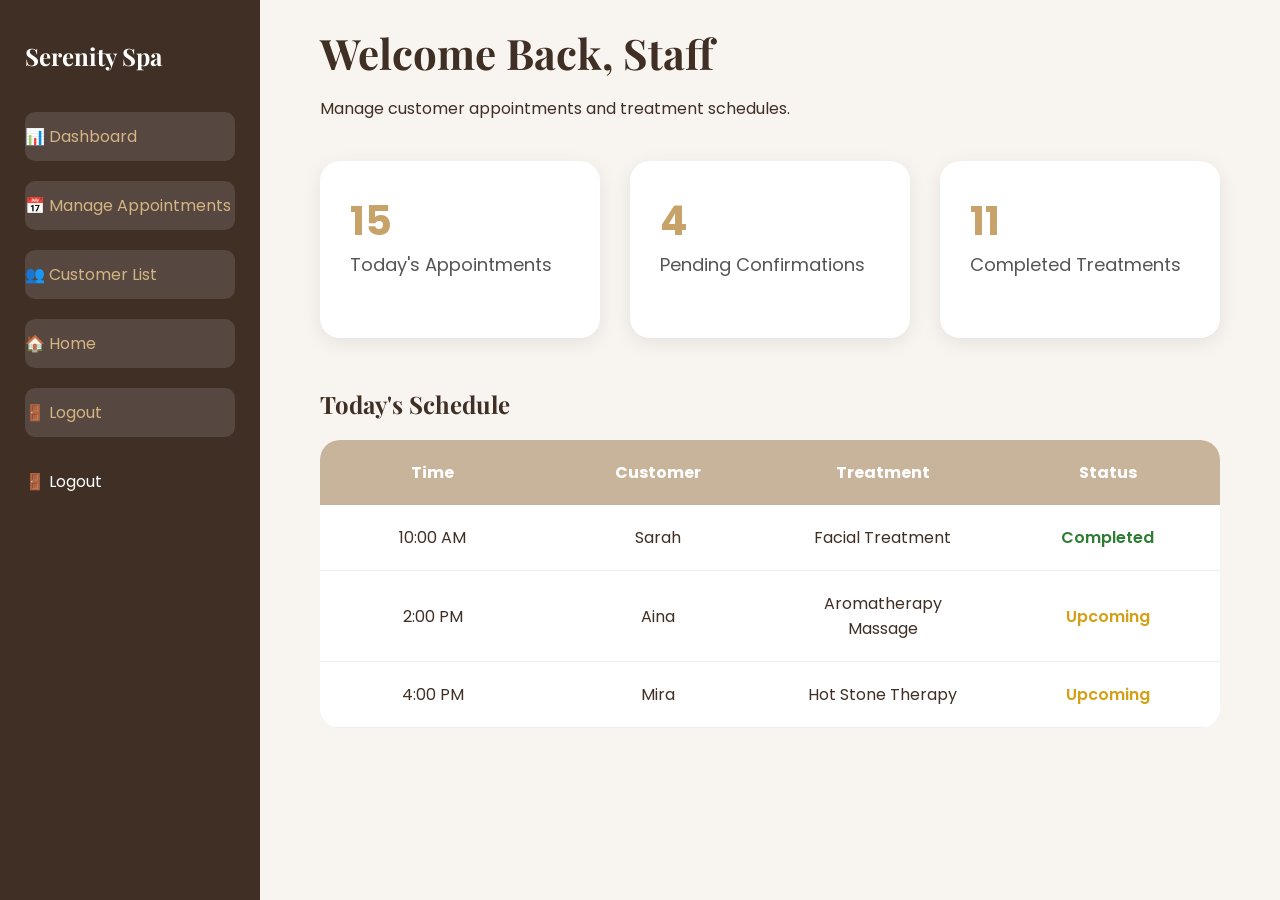
<file: staff-dashboard.html>
<!DOCTYPE html>
<html lang="en">

<head>
<meta charset="UTF-8">
<meta name="viewport" content="width=device-width, initial-scale=1.0">

<title>Staff Dashboard</title>

<link rel="stylesheet" href="assets/css/style.css">

<link href="https://fonts.googleapis.com/css2?family=Playfair+Display:wght@500;600;700&family=Poppins:wght@300;400;500;600&display=swap" rel="stylesheet">

</head>

<body>

<div class="dashboard">

<aside class="sidebar">

    <h2>Serenity Spa</h2>

    <ul>

        <li><a href="staff-dashboard.html" class="active">📊 Dashboard</a></li>

        <li><a href="manage-appointments.html" class="active">📅 Manage Appointments</a></li>

        <li><a href="customer-list.html" class="active">👥 Customer List</a></li>

        <li><a href="index.html" class="active">🏠 Home</a></li>

        <li><a href="login.html" class="active">🚪 Logout</a></li>
		
		<li><a href="logout.php">🚪 Logout</a></li>

    </ul>

</aside>

    <main class="dashboard-content">

	<h1>Welcome Back, Staff</h1>

	<p>
	Manage customer appointments and treatment schedules.
	</p>

<div class="stats">

		<div class="stat-card">
			<h3>15</h3>
			<p>Today's Appointments</p>
		</div>

		<div class="stat-card">
			<h3>4</h3>
			<p>Pending Confirmations</p>
		</div>

		<div class="stat-card">
			<h3>11</h3>
			<p>Completed Treatments</p>
		</div>

</div>

<div class="recent-bookings">

    <h2>Today's Schedule</h2>

    <table>

        <tr>
            <th>Time</th>
            <th>Customer</th>
            <th>Treatment</th>
            <th>Status</th>
        </tr>

        <tr>
            <td>10:00 AM</td>
            <td>Sarah</td>
            <td>Facial Treatment</td>
            <td><span class="completed">Completed</span></td>
        </tr>

        <tr>
            <td>2:00 PM</td>
            <td>Aina</td>
            <td>Aromatherapy Massage</td>
            <td><span class="upcoming">Upcoming</span></td>
        </tr>

        <tr>
            <td>4:00 PM</td>
            <td>Mira</td>
            <td>Hot Stone Therapy</td>
            <td><span class="upcoming">Upcoming</span></td>
        </tr>

    </table>

</div>

</body>
</html>
</file>
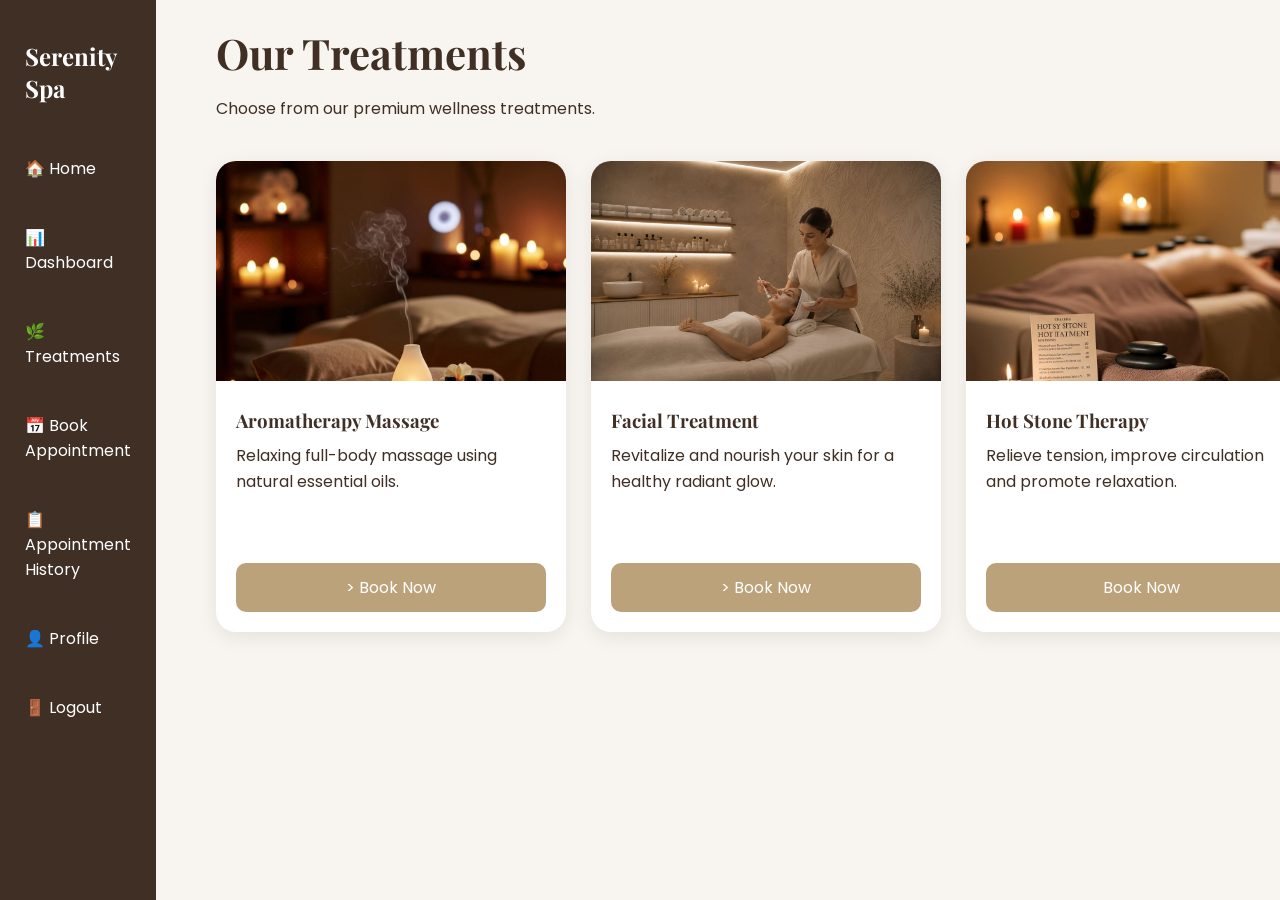
<file: treatments.html>
<!DOCTYPE html>
<html lang="en">

<head>

<meta charset="UTF-8">
<meta name="viewport" content="width=device-width, initial-scale=1.0">

<title>Treatments</title>

<link rel="stylesheet" href="assets/css/style.css">

<link href="https://fonts.googleapis.com/css2?family=Playfair+Display:wght@500;600;700&family=Poppins:wght@300;400;500;600&display=swap" rel="stylesheet">

</head>

<body>

<div class="dashboard">

    <aside class="sidebar">

        <h2>Serenity Spa</h2>

        <ul>
			
			<li><a href="index.html">🏠 Home</a></li>
			
            <li><a href="customer-dashboard.html">📊 Dashboard</a></li>

            <li><a href="treatments.html">🌿 Treatments</a></li>

            <li><a href="book-appointment.html">📅 Book Appointment</a></li>

            <li><a href="appointment-history.html">📋 Appointment History</a></li>

            <li><a href="profile.html">👤 Profile</a></li>

            <li><a href="login.html">🚪 Logout</a></li>

        </ul>

    </aside>

    <main class="dashboard-content">

        <h1>Our Treatments</h1>

        <p>
            Choose from our premium wellness treatments.
        </p>

        <div class="treatment-grid">

            <div class="treatment-card">

                <img src="assets/images/aromatherapy.jpeg" alt="Aromatherapy">

                <h3>Aromatherapy Massage</h3>

                <p>
                    Relaxing full-body massage using natural essential oils.
                </p>

                <a href="book-appointment.html" class="book-btn">>
                    Book Now
                </a>

            </div>

            <div class="treatment-card">

                <img src="assets/images/facial.jpeg" alt="Facial">

                <h3>Facial Treatment</h3>

                <p>
                    Revitalize and nourish your skin for a healthy radiant glow.
                </p>

                <a href="book-appointment.html" class="book-btn">>
                    Book Now
                </a>

            </div>

            <div class="treatment-card">

                <img src="assets/images/hotstone.jpeg" alt="Hot Stone">

                <h3>Hot Stone Therapy</h3>

                <p>
                    Relieve tension, improve circulation and promote relaxation.
                </p>

                <a href="book-appointment.html" class="book-btn">
					Book Now
				</a>

            </div>

        </div>

    </main>

</div>

</body>

</html>
</file>
<file: assets/css/style.css>
.form-container{
    background: white !important;
    width: 600px !important;
    margin: 50px auto !important;
    padding: 50px !important;
    border: 10px solid blue !important;
}

*{
    margin:0;
    padding:0;
    box-sizing:border-box;
}

:root{
    --cream:#F8F4EF;
    --beige:#E9DDCC;
    --gold:#C7A36A;
    --brown:#3F2F25;
    --white:#FFFFFF;
}

body{
    background:var(--cream);
    color:var(--brown);
    font-family:'Poppins',sans-serif;
}

h1{
    text-align:center;
    margin-top:100px;
}

.navbar{
    display:flex;
    justify-content:space-between;
    align-items:center;
    padding:20px 80px;
}

.nav-links{
    display:flex;
    gap:50px;
	margin-left:200px;
    margin-right:auto;
}

.nav-links a{
    text-decoration:none;
    color:#3F2F25;
    font-size:18px;
    font-weight:500;
	display:flex;
    gap:60px;
    margin:auto;
}

.nav-links a:hover{
    color:#C5A977;
}

.logo{
    font-family:'Playfair Display', serif;
    font-size:32px;
    font-weight:600;
	width:300px;
}

.logo span{
    color:var(--gold);
}

.login-btn{
    padding:12px 35px;
    border-radius:50px;
    background:#C5A977;
    color:white;
    text-decoration:none;
	width:140px;
    text-align:center;
}

.hero{
    height:85vh;

    background:
    linear-gradient(
        rgba(0,0,0,0.35),
        rgba(0,0,0,0.35)
    ),
    url('../images/hero.png');

    background-size:cover;
    background-position:center;

    display:flex;
    align-items:center;

    padding:0 8%;

    padding-top:30px;   /* NEW */
}

.hero-content{
    width:45%;
    margin-top:20px;
}

.hero-subtitle{
    color:#E9DDCC;
    letter-spacing:2px;
    margin-bottom:30px;
}

.hero-content h1{
    font-family:'Playfair Display',serif;
    font-size:56px;
    line-height:1.1;
    margin-bottom:20px;
    color:white;
}

.hero-description{
    color:white;
    font-size:18px;
    max-width:500px;
    line-height:1.8;
    margin-bottom:40px;
}

.hero-btn{
    background:var(--gold);
    color:white;
    text-decoration:none;
    padding:15px 35px;
    border-radius:40px;
    display:inline-block;
    transition:0.3s;
}

.hero-btn:hover{
    background:#b89058;
    transform:translateY(-2px);
}

.treatments{
    padding:100px 8%;
    background:var(--cream);
}

.section-title{
    text-align:center;
    margin-bottom:60px;
}

.section-title p{
    color:var(--gold);
    letter-spacing:2px;
    margin-bottom:15px;
}

.section-title h2{
    font-family:'Playfair Display',serif;
    font-size:42px;
    font-weight:600;
}

.section-divider{
    width:80px;
    height:2px;
    background:var(--gold);
    margin:20px auto 0;
}

.treatment-container{
    display:flex;
    gap:30px;
    justify-content:center;
}

.treatment-card{
    background:white;

    width:350px;

    border-radius:20px;

    overflow:hidden;

    box-shadow:0 8px 25px rgba(0,0,0,0.08);

    transition:0.3s;
}

.treatment-card:hover{
    transform:translateY(-10px);
}

.treatment-card img{
    width:100%;
    height:220px;
    object-fit:cover;
}

.features{
    background:#EADFCF;

    padding:50px 8%;

    display:flex;

    justify-content:space-between;

    gap:30px;
}

.feature-box{
    flex:1;

    text-align:center;
}

.feature-icon{
    width:60px;
    height:60px;

    background:white;

    border-radius:50%;

    display:flex;
    justify-content:center;
    align-items:center;

    margin:0 auto 20px;

    font-size:30px;

    box-shadow:0 5px 15px rgba(0,0,0,0.08);
}

.feature-box h3{
    font-family:'Playfair Display',serif;

    margin-bottom:12px;

    color:var(--brown);
}

.feature-box p{
    line-height:1.7;

    font-size:15px;
}

.card-content{
    padding:25px;
}

.card-content h3{
    font-family:'Playfair Display',serif;
    margin-bottom:15px;
}

.card-content p{
    line-height:1.8;
    margin-bottom:15px;
}

.card-content a{
    color:var(--gold);
    text-decoration:none;
    font-weight:600;
}

footer{
    background:#3F2F25;
    color:white;
    padding:50px 8%;
}

.footer-content{
    max-width:800px;
    margin:auto;
    text-align:center;
	line-height:1.8;
}

.footer-content h2{
    font-family:'Playfair Display',serif;
    font-size:36px;
    margin-bottom:20px;
}

.footer-content p{
    line-height:1.8;
}

.footer-links{
    margin:30px 0;
}

.footer-links a{
    color:#D6B98C;
    text-decoration:none;
    margin:0 15px;
    transition:0.3s;
}

.footer-links a:hover{
    color:#ffffff;
}

footer hr{
    border:none;
    height:1px;
    background:rgba(255,255,255,0.2);
    margin:30px 0;
}

.copyright{
    color:rgba(255,255,255,0.7);
    font-size:14px;
}

.login-page{
    min-height:100vh;
    display:flex;
}

.login-image{
    width:65%;
    position:relative;

    background:
    linear-gradient(
        rgba(0,0,0,0.30),
        rgba(0,0,0,0.30)
    ),
    url('../images/hero.png');

    background-size:cover;
    background-position:center;
}

.login-form-container{
    width:35%;
    background:var(--cream);

    display:flex;
    justify-content:center;
    align-items:center;
}

.login-box{
    width:75%;
    max-width:420px;

    transform:translateY(-30px);
}

.login-box h1{
    font-family:'Playfair Display', serif;
    font-size:42px;
    margin-bottom:15px;
    color:var(--brown);
    text-align:center;
}

.login-box p{
    text-align:center;
    margin-bottom:30px;
    line-height:1.6;
}

.login-box form{
    display:flex;
    flex-direction:column;
    gap:20px;
}

.login-box input,
.login-box select,
.login-box textarea{
    padding:15px;
    border:1px solid #ddd;
    border-radius:12px;
    font-size:16px;
    font-family:'Poppins', sans-serif;
    background:white;
}

.login-box textarea{
    min-height:70px;
    resize:none;
}

.login-box button{
    background:var(--gold);
    color:white;
    border:none;
    padding:15px;
    border-radius:12px;
    cursor:pointer;
    font-size:16px;
    transition:0.3s;
}

.login-box button:hover{
    background:#b89058;
}

.register-link{
    margin-top:25px;
    text-align:center;
}

.register-link a{
    color:var(--gold);
    text-decoration:none;
    font-weight:600;
}

.register-link a:hover{
    text-decoration:underline;
}

.dashboard{
    display:flex;
    min-height:100vh;
}

.sidebar{
    width:260px;
    background:#3F2F25;
    color:white;
    padding:40px 25px;
	position: relative;
    z-index: 9999;
}

.sidebar h2{
    font-family:'Playfair Display', serif;
    margin-bottom:40px;
}

.sidebar ul{
    list-style:none;
}

.sidebar li{
    margin-bottom:20px;
}

.sidebar a{
    display:block;
    color:white;
    text-decoration:none;
    padding:12px 0;
	pointer-events: auto;
}

.sidebar a:hover{
    background:rgba(255,255,255,0.1);
    color:var(--gold);
}

.dashboard-content{
    flex:1;
    padding:25px 60px;
    background:var(--cream);
}

.dashboard-content h1{
    font-family:'Playfair Display', serif;
    font-size:42px;
    margin-top:0;
    margin-bottom:15px;
    text-align:left;
}

.stats{
    display:grid;
    grid-template-columns: repeat(3, 1fr);
    gap:30px;
    margin-top:30px;
}

.stat-card{
    background:white;
	margin-top:10px;
    font-size:18px;
    color:#555;
    flex:1;
    padding:30px;
    border-radius:20px;
    box-shadow:0 5px 20px rgba(0,0,0,0.08);
}

.stat-card h3{
    font-size:40px;
    color:var(--gold);
}

.recent-bookings{
    margin-top:50px;
}

.recent-bookings h2{
    margin-bottom:20px;
    font-family:'Playfair Display', serif;
}

table{
    width:100%;
    background:white;
    border-collapse:collapse;
    border-radius:20px;
    overflow:hidden;
}

th{
    background:#C8B39B;
    color:white;
    padding:15px;
}

td{
    padding:15px;
    border-bottom:1px solid #eee;
}

.welcome-card{
    background:white;
    padding:30px;
    border-radius:25px;
    margin:30px 0;
    box-shadow:0 5px 20px rgba(0,0,0,0.08);
}

.welcome-card h3{
    color:#c7ab78;
    margin-bottom:10px;
}

.stat-card{
    transition:0.3s;
}

.stat-card:hover{
    transform:translateY(-5px);
}

.completed{
    color:#2E7D32;
    font-weight:600;
}

.upcoming{
    color:#E6A700;
    font-weight:600;
}

.treatment-grid{
    display:grid;
    grid-template-columns:repeat(3,1fr);
    gap:25px;
    margin-top:40px;
}

.treatment-card{
    background:white;
    border-radius:20px;
    overflow:hidden;
    box-shadow:0 5px 20px rgba(0,0,0,0.08);
    transition:0.3s;
}

.treatment-card:hover{
    transform:translateY(-5px);
}

.treatment-card img{
    width:100%;
    height:220px;
    object-fit:cover;
}

.treatment-card h3{
    padding:20px 20px 10px;
    font-family:'Playfair Display', serif;
    color:#3F2F25;
}

.treatment-card p{
    padding:0 20px 20px;
    line-height:1.6;
	min-height:90px;
}

.treatment-card a{
    display:block;
    margin:0 20px 20px;
    padding:12px;
    text-align:center;
    text-decoration:none;
    background:#BCA27A;
    color:white;
    border-radius:10px;
    transition:0.3s;
}

.treatment-card a:hover{
    background:#A68A64;
}

.booking-card{
    background:white;
    padding:40px;
    border-radius:20px;
    margin-top:30px;
    box-shadow:0 5px 20px rgba(0,0,0,0.08);
    max-width:700px;
}

.form-group{
    margin-bottom:25px;
}

.form-group label{
    display:block;
    margin-bottom:10px;
    font-weight:600;
    color:#3F2F25;
}

.form-group input,
.form-group select,
.form-group textarea{
    width:100%;
    padding:15px;
    border:1px solid #ddd;
    border-radius:10px;
    font-family:'Poppins',sans-serif;
}

.form-group textarea{
    min-height:100px;
    resize:none;
}

.book-btn{
    background:#BCA27A;
    color:white;
    border:none;
    padding:15px 25px;
    border-radius:10px;
    cursor:pointer;
    font-size:16px;
}

.book-btn:hover{
    background:#A68A64;
}

.history-card{
    margin-top:30px;
    background:white;
    padding:25px;
    border-radius:20px;
    box-shadow:0 5px 20px rgba(0,0,0,0.08);
}

.completed{
    color:#2E7D32;
    font-weight:600;
}

.upcoming{
    color:#D4A017;
    font-weight:600;
}

.cancelled{
    color:#C62828;
    font-weight:600;
}

.profile-card{
    background:white;
    margin-top:30px;
    padding:35px;
    border-radius:20px;
    box-shadow:0 5px 20px rgba(0,0,0,0.08);
    max-width:800px;
}

.profile-header{
    display:flex;
    align-items:center;
    gap:20px;
    margin-bottom:30px;
}

.profile-avatar{
    width:80px;
    height:80px;
    border-radius:50%;
    background:#BCA27A;

    display:flex;
    justify-content:center;
    align-items:center;

    font-size:35px;
    color:white;
}

.profile-header h2{
    font-family:'Playfair Display', serif;
    color:#3F2F25;
}

.profile-form{
    display:flex;
    flex-direction:column;
    gap:20px;
}

.profile-form input,
.profile-form textarea{
    width:100%;
    padding:15px;
    border:1px solid #ddd;
    border-radius:10px;
    font-family:'Poppins', sans-serif;
}

.profile-form textarea{
    min-height:100px;
    resize:none;
}

.save-btn{
    background:#BCA27A;
    color:white;
    border:none;
    padding:15px;
    border-radius:10px;
    cursor:pointer;
    font-size:16px;
    transition:0.3s;
}

.save-btn:hover{
    background:#A68A64;
}

html{
    scroll-behavior:smooth;
}

.availability-note{
    margin-top:10px;
    font-size:14px;
    color:#777;
    font-style:italic;
}

.availability-card{
    background:white;
    padding:25px;
    border-radius:20px;
    margin-top:25px;
    margin-bottom:25px;
    box-shadow:0 5px 20px rgba(0,0,0,0.08);
}

.availability-card h3{
    margin-bottom:20px;
    color:#3F2F25;
}

.slot-container{
    display:flex;
    gap:15px;
    flex-wrap:wrap;
}

.slot{
    padding:10px 20px;
    border-radius:50px;
    font-size:14px;
}

.available{
    background:#DCEFD8;
    color:#2E7D32;
}

.booked{
    background:#F5D7D7;
    color:#C62828;
}

.confirm-btn{
    background:#C5A977;
    color:white;
    border:none;
    padding:8px 15px;
    border-radius:8px;
    cursor:pointer;
}

.complete-btn{
    background:#2E7D32;
    color:white;
    border:none;
    padding:8px 15px;
    border-radius:8px;
    cursor:pointer;
}

.cancel-btn{
    background:#C62828;
    color:white;
    border:none;
    padding:8px 15px;
    border-radius:8px;
    cursor:pointer;
}

.sidebar a{
    transition:0.3s;
}

.sidebar a:hover{
    background:rgba(255,255,255,0.08);
    border-radius:10px;
    padding-left:18px;
}

.sidebar a.active{
    background:rgba(255,255,255,0.12);
    border-radius:10px;
    color:#D4B483;
}

.book-btn,
.login-btn,
.confirm-btn,
.complete-btn,
.cancel-btn{
    transition:0.3s;
}

.book-btn:hover,
.login-btn:hover{
    transform:translateY(-3px);
}

.confirm-btn:hover,
.complete-btn:hover,
.cancel-btn:hover{
    transform:translateY(-2px);
}

.stat-card,
.treatment-card{
    transition:0.3s;
}

.stat-card:hover,
.treatment-card:hover{
    transform:translateY(-8px);
    box-shadow:0 10px 25px rgba(0,0,0,0.12);
}

html{
    scroll-behavior:smooth;
}

.dashboard-content{
    animation:fadeIn 0.6s ease;
}

@keyframes fadeIn{

    from{
        opacity:0;
        transform:translateY(20px);
    }

    to{
        opacity:1;
        transform:translateY(0);
    }

}

table tr{
    transition:0.3s;
}

table tr:hover{
    background:#F9F6F1;
}

.current-date{
    color:#888;
    margin-bottom:20px;
}

.register-container {
    display: flex;
    justify-content: center;
    align-items: center;
    min-height: 100vh;
}

.register-box {
    background: white;
    padding: 40px;
    border-radius: 20px;
    width: 500px;
    box-shadow: 0 5px 20px rgba(0,0,0,0.1);
}

.register-box h1 {
    margin-bottom: 10px;
}

.register-box p {
    margin-bottom: 20px;
}

.register-box input,
.register-box select {
    width: 100%;
    padding: 12px;
    margin-bottom: 15px;
    border: 1px solid #ddd;
    border-radius: 10px;
}

.register-box button {
    width: 100%;
    padding: 12px;
    background: #c7ab78;
    color: white;
    border: none;
    border-radius: 10px;
    cursor: pointer;
}

.add-btn {
    display: inline-block;
    margin-top: 20px;
    margin-bottom: 30px;
}

.dashboard-content p {
    margin-bottom: 30px;
}

table {
    width: 100%;
    border-collapse: collapse;
}

th,
td {
    padding: 20px;
    text-align: center;
    width: 20%;
}

.confirm-btn {
    background: #c9b38a;
    color: white;
    border: none;
    padding: 8px 16px;
    border-radius: 10px;
    cursor: pointer;
    transition: 0.3s;
}

.confirm-btn:hover {
    background: #b89d6e;
}

.cancel-btn {
    background: #d8a8a8;
    color: white;
    border: none;
    padding: 8px 16px;
    border-radius: 10px;
    cursor: pointer;
    transition: 0.3s;
}

.cancel-btn:hover {
    background: #c78f8f;
}

.complete-btn {
    background: #a9c5a0;
    color: white;
    border: none;
    padding: 8px 16px;
    border-radius: 10px;
    cursor: pointer;
    transition: 0.3s;
}

.complete-btn:hover {
    background: #92b589;
}

.action-buttons {
    display: flex;
    flex-direction: column;
    gap: 8px;
    align-items: center;
}

.form-container{
    max-width:560px;
    margin:60px auto;
    background:white;
    padding:50px;
    border-radius:25px;
    box-shadow:0 10px 30px rgba(0,0,0,0.08);
}

.form-container h1{
    text-align:center;
    margin-bottom:10px;
}

.form-container p{
    text-align:center;
    margin-bottom:30px;
}

.form-container input,
.form-container textarea{
    width:100%;
    padding:15px;
    margin-bottom:20px;
    border:1px solid #ddd;
    border-radius:10px;
    box-sizing:border-box;
}

.form-container button{
    width:100%;
    padding:15px;
    border:none;
    border-radius:10px;
    background:#c8b287;
    color:white;
    font-size:16px;
    cursor:pointer;
}

.form-group{
    margin-bottom:20px;
}

.form-group input,
.form-group textarea{
    width:100%;
    padding:18px;
    border:1px solid #ddd;
    border-radius:15px;
    font-size:16px;
    box-sizing:border-box;
}

.add-btn{
    display:inline-block;
    background:#c8b287;
    color:white;
    padding:14px 28px;
    border-radius:15px;
    text-decoration:none;
    font-size:16px;
    font-weight:500;
}
</file>
